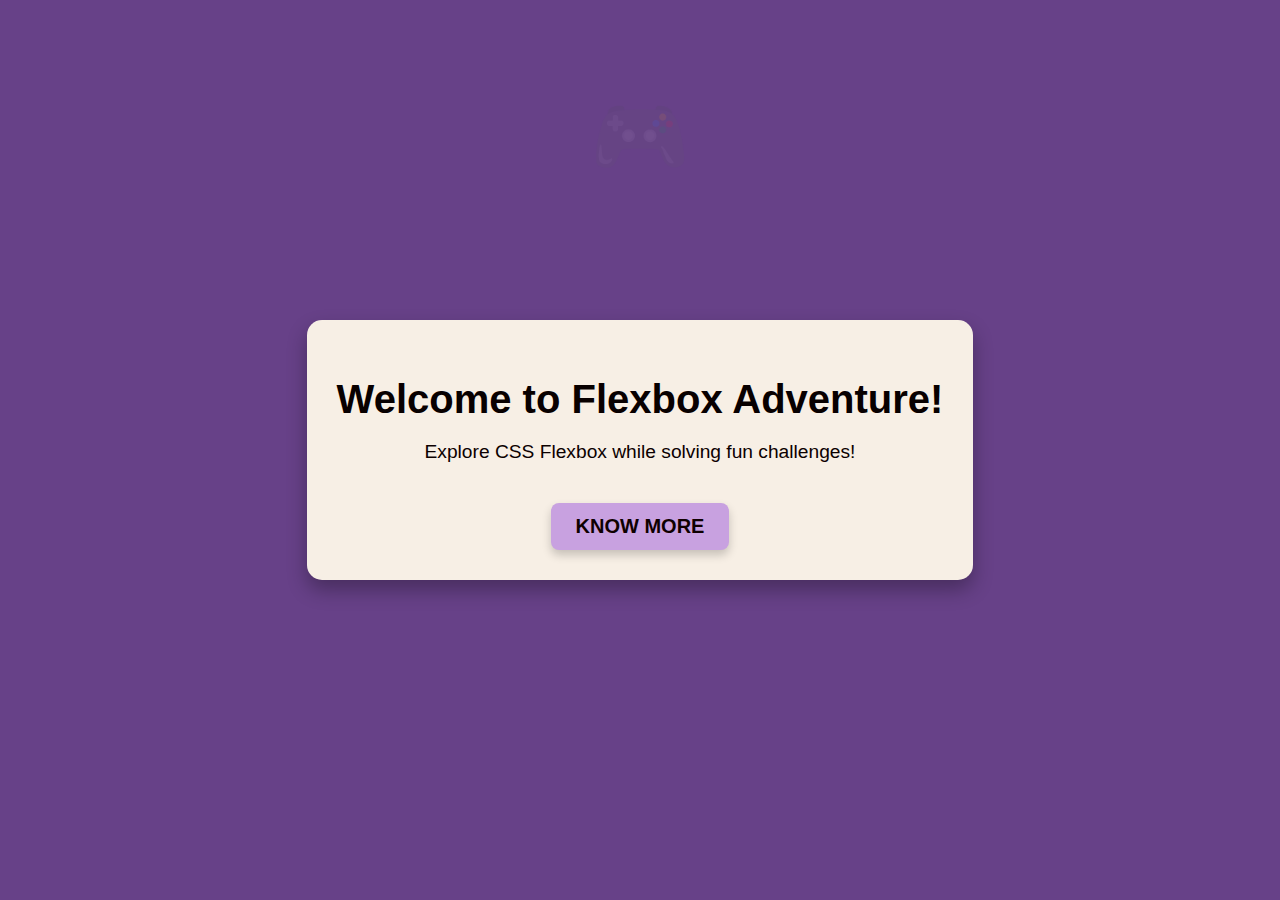
<file: index.html>
<!DOCTYPE html>
<html lang="en">
<head>
    <meta charset="UTF-8">
    <meta name="viewport" content="width=device-width, initial-scale=1.0">
    <title>Flexbox Adventure</title>
    <link rel="stylesheet" href="style.css">
</head>
<body>
    <div class="animation">🎮</div>
    <div class="container">
        <h1>Welcome to Flexbox Adventure!</h1>
        <p>Explore CSS Flexbox while solving fun challenges!</p>
        <button class="play-button" onclick="startGame()">Know more</button>
    </div>

    <script>
        function startGame() {
            window.location.href = 'flexboxprop.html';
        }
    </script>

</body>
</html>
</file>
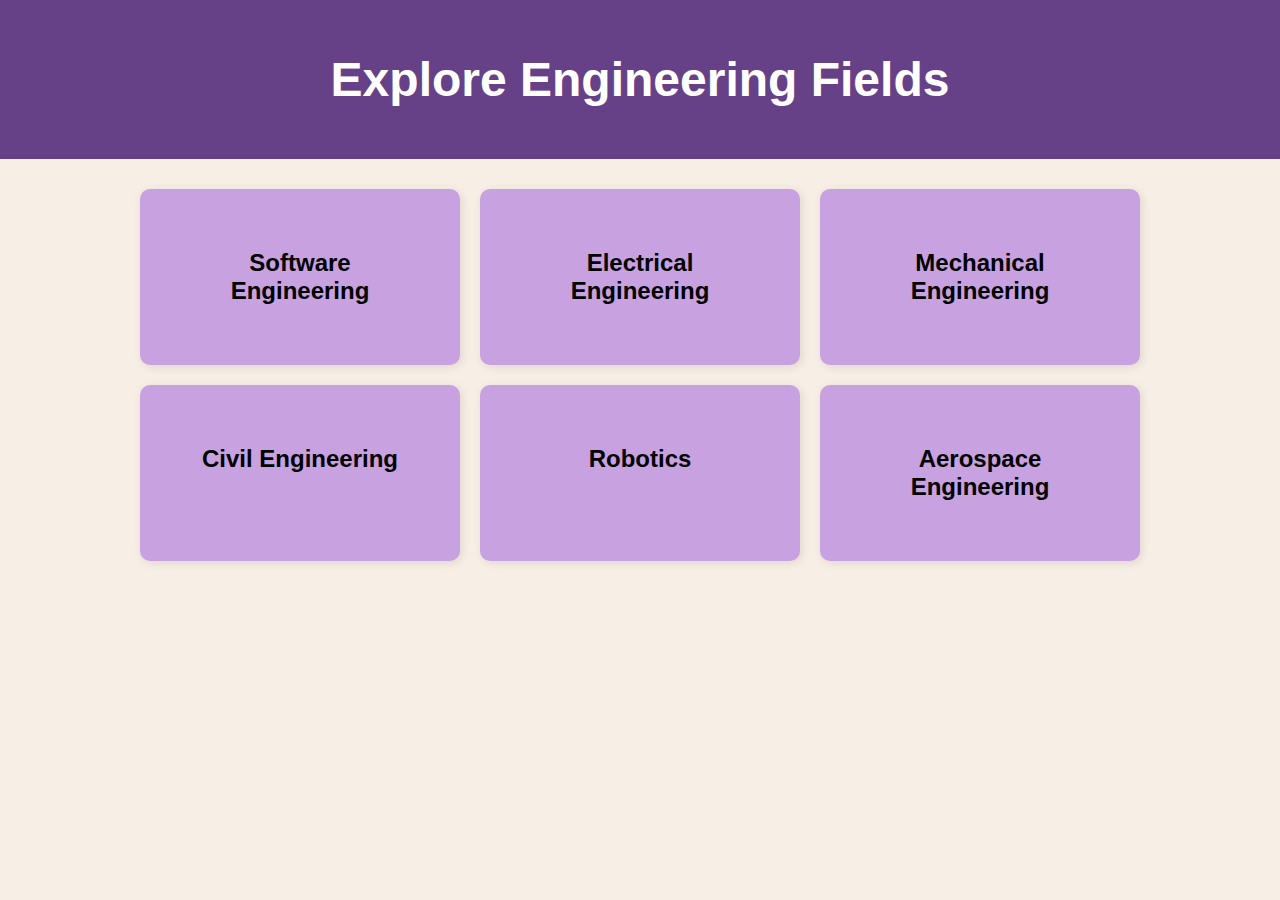
<file: engineering.html>
<!-- <!DOCTYPE html>
<html lang="en">
<head>
    <meta charset="UTF-8">
    <meta name="viewport" content="width=device-width, initial-scale=1.0">
    <title>Engineering Careers</title>
    <link rel="stylesheet" href="engineering.css">
</head>
<body>
    <header>
        <h1>Explore Engineering Fields</h1>
    </header>

    <section class="engineering-grid">
        <div class="field" onclick="navigateTo('index.html')">
            <h2>Software Engineering</h2>
        </div>
        <div class="field" onclick="navigateTo('electrical.html')">
            <h2>Electrical Engineering</h2>
        </div>
        <div class="field" onclick="navigateTo('mechanical.html')">
            <h2>Mechanical Engineering</h2>
        </div>
        <div class="field" onclick="navigateTo('civil.html')">
            <h2>Civil Engineering</h2>
        </div>
        <div class="field" onclick="navigateTo('robotics.html')">
            <h2>Robotics</h2>
        </div>
        <div class="field" onclick="navigateTo('aerospace.html')">
            <h2>Aerospace Engineering</h2>
        </div>
    </section>

    <script>
        function navigateTo(page) {
            window.location.href = page;
        }
    </script>
</body>
</html> -->

<!DOCTYPE html>
<html lang="en">
<head>
    <meta charset="UTF-8">
    <meta name="viewport" content="width=device-width, initial-scale=1.0">
    <title>Engineering Careers</title>
    <link rel="stylesheet" href="engineering.css">
    <script defer src="engineering.js"></script> <!-- External JavaScript file -->
</head>
<body>
    <header>
        <h1>Explore Engineering Fields</h1>
    </header>

    <section class="engineering-grid">
        <div class="field" data-page="index.html">
            <h2>Software Engineering</h2>
        </div>
        <div class="field" data-page="electrical.html">
            <h2>Electrical Engineering</h2>
        </div>
        <div class="field" data-page="mechanical.html">
            <h2>Mechanical Engineering</h2>
        </div>
        <div class="field" data-page="civil.html">
            <h2>Civil Engineering</h2>
        </div>
        <div class="field" data-page="robotics.html">
            <h2>Robotics</h2>
        </div>
        <div class="field" data-page="aerospace.html">
            <h2>Aerospace Engineering</h2>
        </div>
    </section>
</body>
</html>
</file>
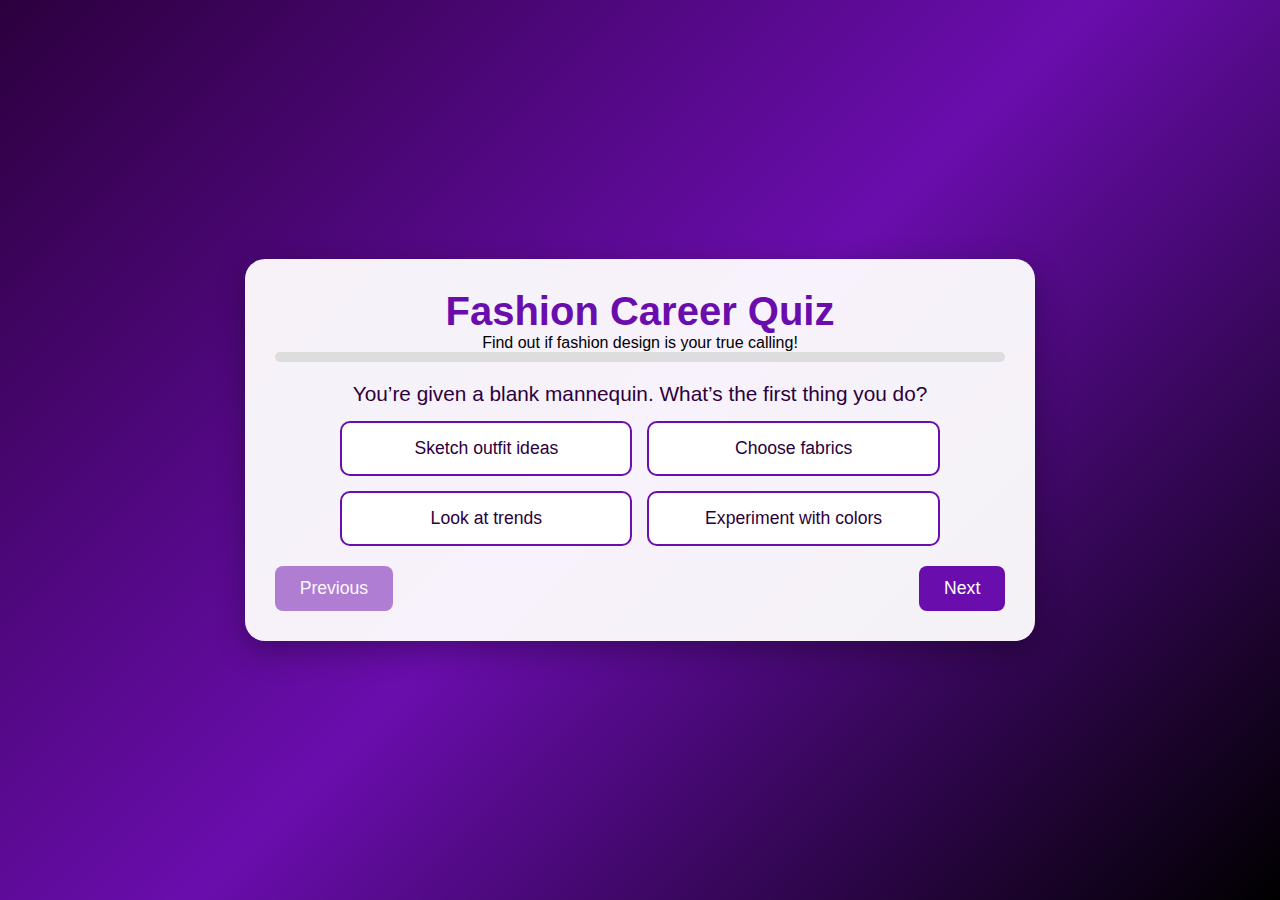
<file: fd.html>
<!DOCTYPE html>
<html lang="en">
<head>
    <meta charset="UTF-8">
    <meta name="viewport" content="width=device-width, initial-scale=1.0">
    <title>Fashion Career Quiz</title>
    <style>
        * {
            box-sizing: border-box;
            margin: 0;
            padding: 0;
            font-family: 'Segoe UI', Tahoma, Geneva, Verdana, sans-serif;
        }

        body {
            background: linear-gradient(135deg, #2c003e 0%, #6a0dad 50%, #000000 100%);
            min-height: 100vh;
            padding: 20px;
            display: flex;
            justify-content: center;
            align-items: center;
        }

        .container {
            max-width: 800px;
            background: rgba(255, 255, 255, 0.95);
            padding: 30px;
            border-radius: 20px;
            box-shadow: 0 10px 30px rgba(0,0,0,0.3);
            text-align: center;
        }

        .header h1 {
            font-size: 2.5em;
            color: #6a0dad;
        }

        .question-container {
            margin-top: 20px;
        }

        .question {
            font-size: 1.3em;
            color: #2c003e;
            margin-bottom: 15px;
        }

        .options {
            display: flex;
            flex-wrap: wrap;
            justify-content: center;
            gap: 15px;
        }

        .option {
            padding: 15px;
            border: 2px solid #6a0dad;
            border-radius: 10px;
            cursor: pointer;
            transition: all 0.3s ease;
            font-size: 1.1em;
            background: white;
            min-width: 40%;
            text-align: center;
            color: #2c003e;
        }

        .option:hover, .option.selected {
            background: #6a0dad;
            color: white;
        }

        .progress {
            height: 10px;
            background: #ddd;
            border-radius: 5px;
            overflow: hidden;
            margin-bottom: 20px;
        }

        .progress-bar {
            height: 100%;
            width: 0%;
            background: #6a0dad;
            transition: width 0.5s ease;
        }

        .nav-buttons {
            display: flex;
            justify-content: space-between;
            margin-top: 20px;
        }

        .btn {
            padding: 12px 25px;
            border: none;
            border-radius: 8px;
            cursor: pointer;
            font-size: 1.1em;
            background: #6a0dad;
            color: white;
        }

        .btn:disabled {
            opacity: 0.5;
            cursor: not-allowed;
        }

        .result {
            font-size: 1.5em;
            color: #2c003e;
            margin-top: 20px;
        }
    </style>
</head>
<body>
    <div class="container">
        <div class="header">
            <h1>Fashion Career Quiz</h1>
            <p>Find out if fashion design is your true calling!</p>
        </div>

        <div class="progress">
            <div id="progressBar" class="progress-bar"></div>
        </div>

        <div id="quizContainer" class="question-container"></div>
        <div id="result" class="result"></div>

        <div class="nav-buttons">
            <button id="prevBtn" class="btn" onclick="previousQuestion()">Previous</button>
            <button id="nextBtn" class="btn" onclick="nextQuestion()">Next</button>
        </div>
    </div>

    <script>
        const questions = [
            { question: "You’re given a blank mannequin. What’s the first thing you do?", options: ["Sketch outfit ideas", "Choose fabrics", "Look at trends", "Experiment with colors"] },
            { question: "Which fashion capital inspires you the most?", options: ["Paris", "Milan", "New York", "Tokyo"] },
            { question: "You see a poorly styled outfit on the street. What’s your reaction?", options: ["Mentally redesign it", "Analyze its mistakes", "Take inspiration", "Ignore it"] },
            { question: "A client wants a futuristic look. What’s your main focus?", options: ["Fabric technology", "Unique silhouettes", "Metallic finishes", "LED elements"] },
            { question: "Your best friend needs an outfit for a party. You…", options: ["Make something from scratch", "Give styling advice", "Lend a trendy piece", "Suggest a classic look"] }
        ];

        let currentQuestion = 0;
        let score = 0;

        function showQuestion() {
            document.getElementById('quizContainer').innerHTML = `<div class="question">${questions[currentQuestion].question}</div>
            <div class="options">
                ${questions[currentQuestion].options.map((option, index) => `<div class="option" onclick="selectOption(${index})">${option}</div>`).join('')}
            </div>`;
            document.getElementById('prevBtn').disabled = currentQuestion === 0;
        }

        function selectOption(index) {
            score += index === 0 ? 10 : 5;
            nextQuestion();
        }

        function nextQuestion() {
            if (currentQuestion < questions.length - 1) {
                currentQuestion++;
                showQuestion();
            } else {
                showResult();
            }
        }

        function previousQuestion() {
            if (currentQuestion > 0) {
                currentQuestion--;
                showQuestion();
            }
        }

        function showResult() {
            document.getElementById('quizContainer').innerHTML = '';
            let percentage = (score / (questions.length * 10)) * 100;
            let resultText = percentage >= 70 ? `🎨 You scored ${percentage.toFixed(2)}%! You have a strong sense of style and creativity! Fashion design is your calling!` : `🤔 You scored ${percentage.toFixed(2)}%. Maybe fashion design isn't your main strength, but you have creative potential!`;
            document.getElementById('result').innerHTML = resultText;
        }

        showQuestion();
    </script>
</body>
</html>
</file>
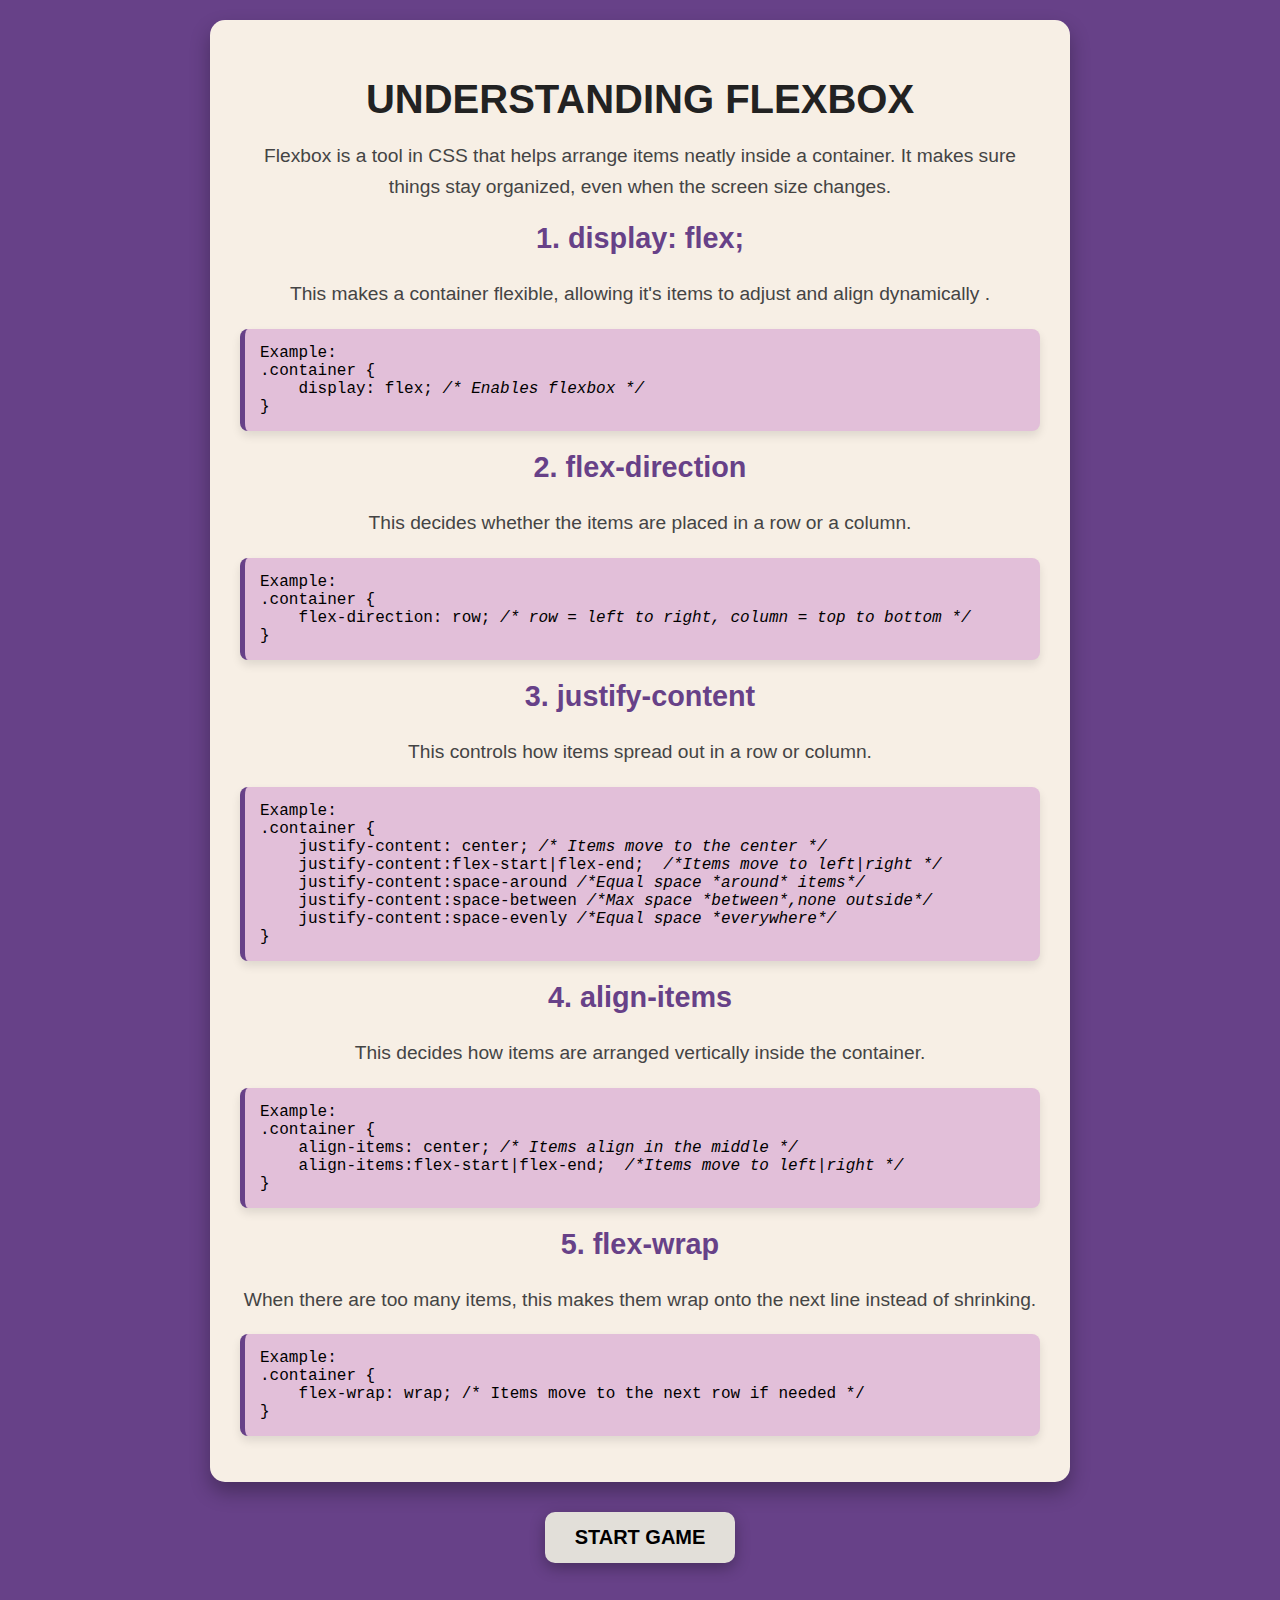
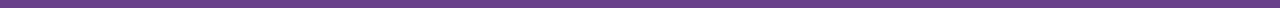
<file: flexboxprop.html>
<!-- <!DOCTYPE html>
<html lang="en">
<head>
    <meta charset="UTF-8">
    <meta name="viewport" content="width=device-width, initial-scale=1.0">
    <title>Flexbox Basics</title>
    <link rel="stylesheet" href="style2.css">
</head>
<body>
    <div class="container">
        <h1>Flexbox Basics</h1>
        <p>Learn the core properties of CSS Flexbox.</p>
        <div class="definitions">
            <div class="definition">
                <h2>display: flex;</h2>
                <p>Defines a flex container and enables flexbox properties.</p>
            </div>
            <div class="definition">
                <h2>justify-content</h2>
                <p>Aligns flex items along the main axis (horizontal by default).</p>
            </div>
            <div class="definition">
                <h2>align-items</h2>
                <p>Aligns flex items along the cross axis (vertical by default).</p>
            </div>
            <div class="definition">
                <h2>flex-direction</h2>
                <p>Defines the direction of flex items (row, column, etc.).</p>
            </div>
        </div>
        <button class="next-button" onclick="goToGame()">Start Game</button>
    </div>

    <script>
        function goToGame() {
            window.location.href = 'game.html';
        }
    </script>
</body>
</html> -->

<!-- <!DOCTYPE html>
<html lang="en">
<head>
    <meta charset="UTF-8">
    <meta name="viewport" content="width=device-width, initial-scale=1.0">
    <title>Flexbox Basics</title>
    <link rel="stylesheet" href="style2.css">
</head>
<body>
    <div class="container">
        <h1>Flexbox Basics</h1>
        <p>CSS Flexbox is a layout model that allows elements to align and distribute space efficiently within a container, even when their sizes are unknown or dynamic.</p>
        
        <h2>1. display: flex;</h2>
        <p>Turns an element into a flex container, enabling all flexbox properties for its child elements.</p>
        <pre>Example:
.container {
    display: flex;
}</pre>
        
        <h2>2. flex-direction</h2>
        <p>Defines the direction of flex items within the container.</p>
        <pre>Example:
.container {
    flex-direction: row; /* row | column | row-reverse | column-reverse */
}</pre>
        
        <h2>3. justify-content</h2>
        <p>Aligns items along the main axis.</p>
        <pre>Example:
.container {
    justify-content: center; /* flex-start | flex-end | center | space-between | space-around | space-evenly */
}</pre>
        
        <h2>4. align-items</h2>
        <p>Aligns items along the cross axis.</p>
        <pre>Example:
.container {
    align-items: center; /* flex-start | flex-end | center | baseline | stretch */
}</pre>
        
        <h2>5. flex-wrap</h2>
        <p>Specifies whether flex items should wrap onto multiple lines.</p>
        <pre>Example:
.container {
    flex-wrap: wrap; /* nowrap | wrap | wrap-reverse */
}</pre>
    </div>
</body>
</html> -->

<!DOCTYPE html>
<html lang="en">
<head>
    <meta charset="UTF-8">
    <meta name="viewport" content="width=device-width, initial-scale=1.0">
    <title>Flexbox Basics</title>
    <link rel="stylesheet" href="style2.css">
</head>
<body>
    <div class="container">
        <h1>Understanding Flexbox</h1>
        <p>Flexbox is a tool in CSS that helps arrange items neatly inside a container. It makes sure things stay organized, even when the screen size changes.</p>
        
        <h2>1. display: flex;</h2>
        <p>This makes a container flexible, allowing it's items to adjust and align dynamically .</p>
        <pre>Example:
.container {
    display: flex; <i>/* Enables flexbox */</i>
}</pre>
        
        <h2>2. flex-direction</h2>
        <p>This decides whether the items are placed in a row or a column.</p>
        <pre>Example:
.container {
    flex-direction: row; <i>/* row = left to right, column = top to bottom */</i>
}</pre>
        
        <h2>3. justify-content</h2>
        <p>This controls how items spread out in a row or column.</p>
        <pre>Example:
.container {
    justify-content: center; <i>/* Items move to the center */</i>
    justify-content:flex-start|flex-end; <i> /*Items move to left|right */</i>
    justify-content:space-around <i>/*Equal space *around* items*/</i>
    justify-content:space-between <i>/*Max space *between*,none outside*/</i>
    justify-content:space-evenly <i>/*Equal space *everywhere*/</i>
}</pre>
        
        <h2>4. align-items</h2>
        <p>This decides how items are arranged vertically inside the container.</p>
        <pre>Example:
.container {
    align-items: center; <i>/* Items align in the middle */</i>
    align-items:flex-start|flex-end; <i> /*Items move to left|right */</i>
}</pre>
        
        <h2>5. flex-wrap</h2>
        <p>When there are too many items, this makes them wrap onto the next line instead of shrinking.</p>
        <pre>Example:
.container {
    flex-wrap: wrap; /* Items move to the next row if needed */
}</pre>
    </div>
    <button class="next-button" onclick="goToGame()">Start Game</button>
    <script>
        function goToGame() {
            window.location.href = "game1.html";
        }
    </script>
</body>
</html>
</file>
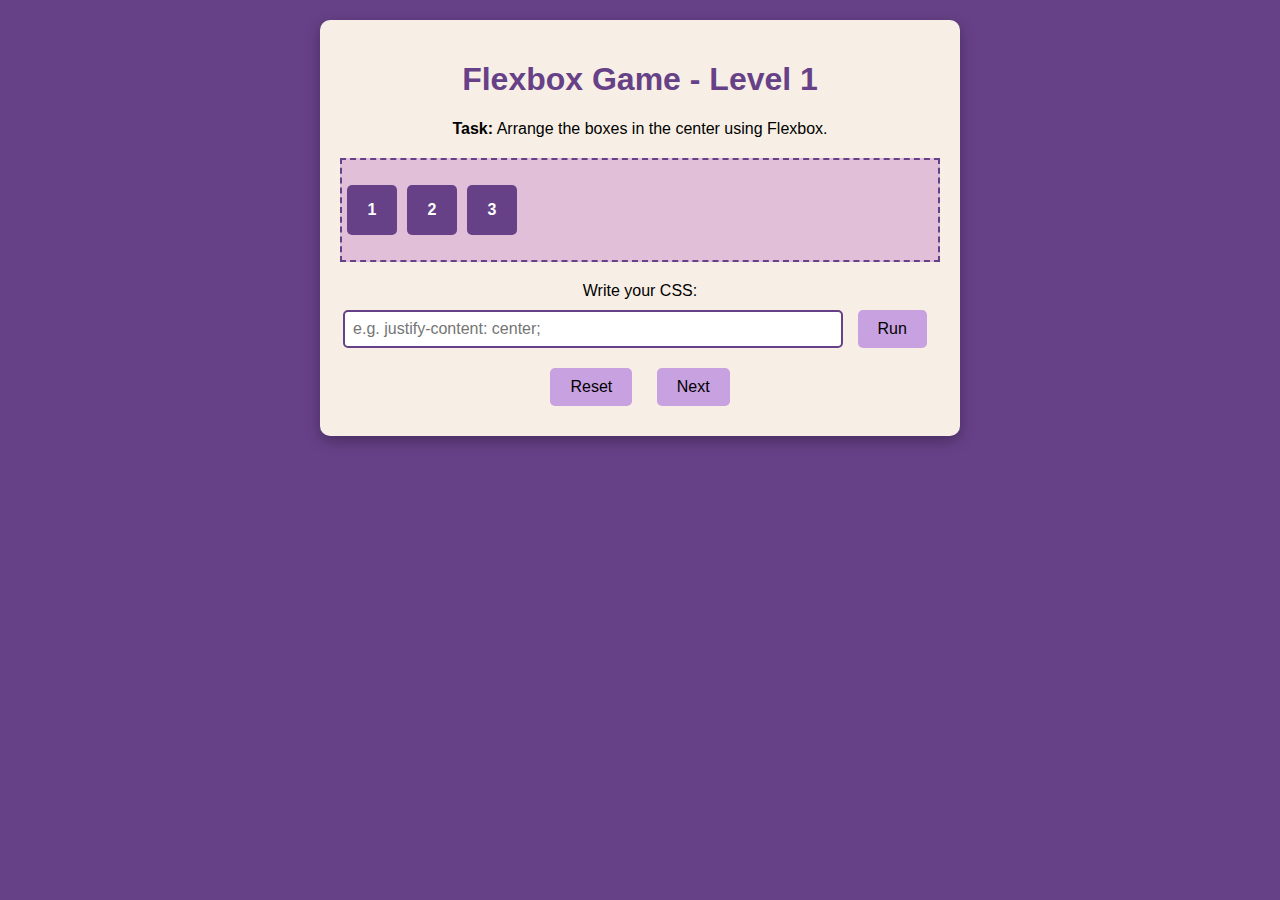
<file: game1.html>
<!DOCTYPE html>
<html lang="en">
<head>
    <meta charset="UTF-8">
    <meta name="viewport" content="width=device-width, initial-scale=1.0">
    <title>Flexbox Game - Level 1</title>
    <link rel="stylesheet" href="game1.css">
</head>
<body>
    <div class="container">
        <h1>Flexbox Game - Level 1</h1>
        <p><strong>Task:</strong> Arrange the boxes in the center using Flexbox.</p>
        
        <div class="playground">
            <div class="box">1</div>
            <div class="box">2</div>
            <div class="box">3</div>
        </div>

        <label for="codeInput">Write your CSS:</label>
        <input type="text" id="codeInput" placeholder="e.g. justify-content: center;">
        
        <button onclick="applyCSS()">Run</button>
        <button onclick="resetCSS()">Reset</button>
        <!-- <button class="next-button" onclick="nextLevel()">Next</button> -->
        <button class="next-button" onclick="validateAndProceed('game2.html')">Next</button>

    </div>

    <script>
        function applyCSS() {
            let code = document.getElementById("codeInput").value;
            document.querySelector(".playground").style = code;
        }

        function resetCSS() {
            document.querySelector(".playground").style = "";
            document.getElementById("codeInput").value = "";
        }
        function nextLevel() {
            window.location.href = "game2.html"; // Next level
        }
        function validateAndProceed(nextPage) {
        let codeInput = document.getElementById("codeInput").value.trim();

            if (codeInput === "") {
                alert("Please enter your CSS code before moving to the next level!");
            } else if (codeInput !== "justify-content:center;") {
                alert("Incorrect CSS! Try again.")
            }else{    
    
                window.location.href = nextPage;
            }
        }

        
    </script>
</body>
</html>
</file>
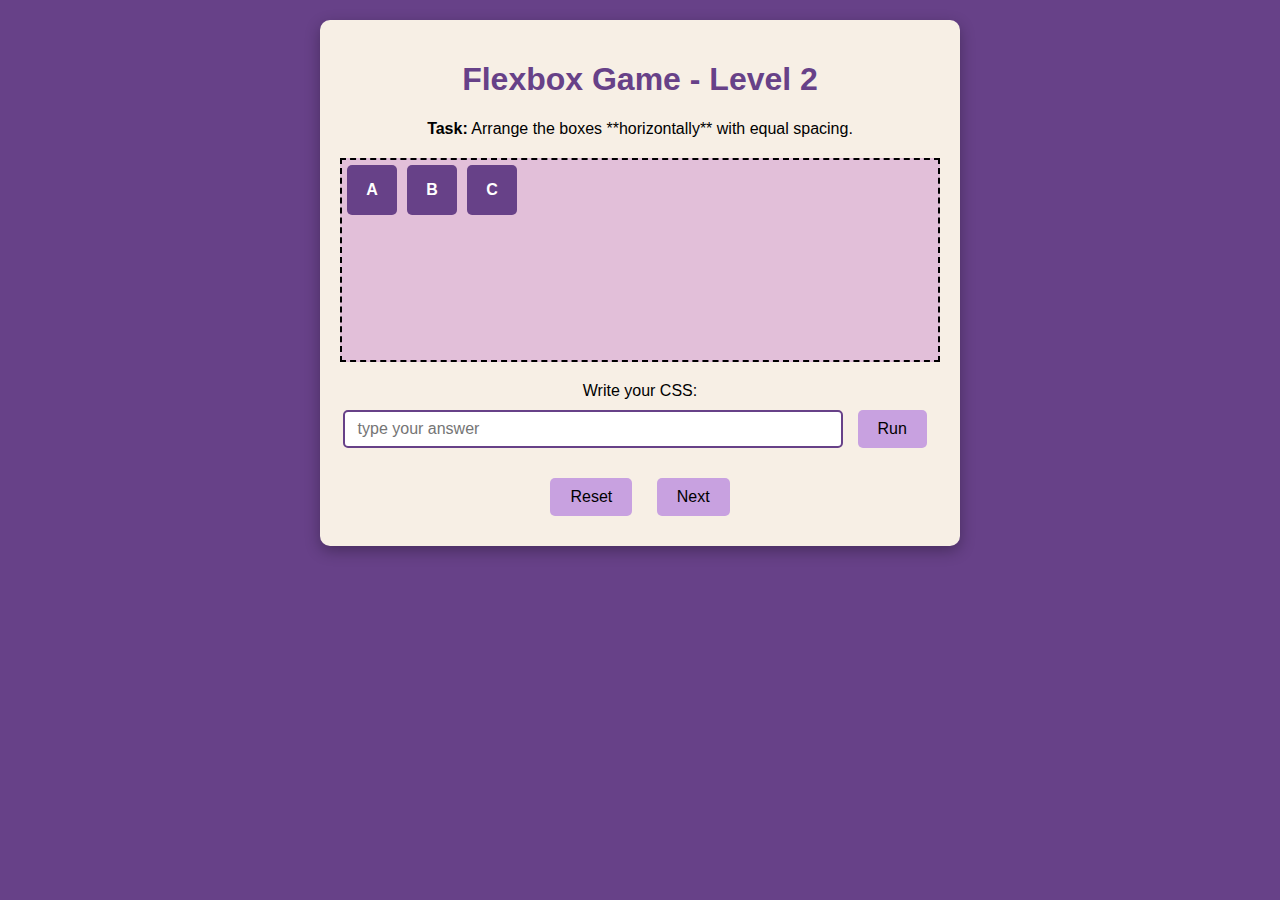
<file: game2.html>
<!DOCTYPE html>
<html lang="en">
<head>
    <meta charset="UTF-8">
    <meta name="viewport" content="width=device-width, initial-scale=1.0">
    <title>Flexbox Game - Level 2</title>
    <link rel="stylesheet" href="game2.css">
</head>
<body>
    <div class="container">
        <h1>Flexbox Game - Level 2</h1>
        <p><strong>Task:</strong> Arrange the boxes **horizontally** with equal spacing.</p>
        
        <div class="playground">
            <div class="box">A</div>
            <div class="box">B</div>
            <div class="box">C</div>
        </div>

        <label for="codeInput">Write your CSS:</label>
        <input type="text" id="codeInput" placeholder=" type your answer ">
        
        <button onclick="applyCSS()">Run</button>
        <button onclick="resetCSS()">Reset</button>

        <!-- <button class="next-button" onclick="nextLevel()">Next</button> -->
        <button class="next-button" onclick="validateAndProceed('game3.html')">Next</button>

    </div>

    <script>
        function applyCSS() {
            let code = document.getElementById("codeInput").value;
            document.querySelector(".playground").style = code;
        }

        function resetCSS() {
            document.querySelector(".playground").style = "";
            document.getElementById("codeInput").value = "";
        }

        function nextLevel() {
            window.location.href = "game3.html"; // Next level
        }
        function validateAndProceed(nextPage) {
        let codeInput = document.getElementById("codeInput").value.trim();

            if (codeInput === "") {
                alert("Please enter your CSS code before moving to the next level!");
            }else if (codeInput !== "justify-content:space-around;") {
                alert("Incorrect CSS! Try again.")
            }else {
                window.location.href = nextPage;
            }
        }
    </script>
</body>
</html>
</file>
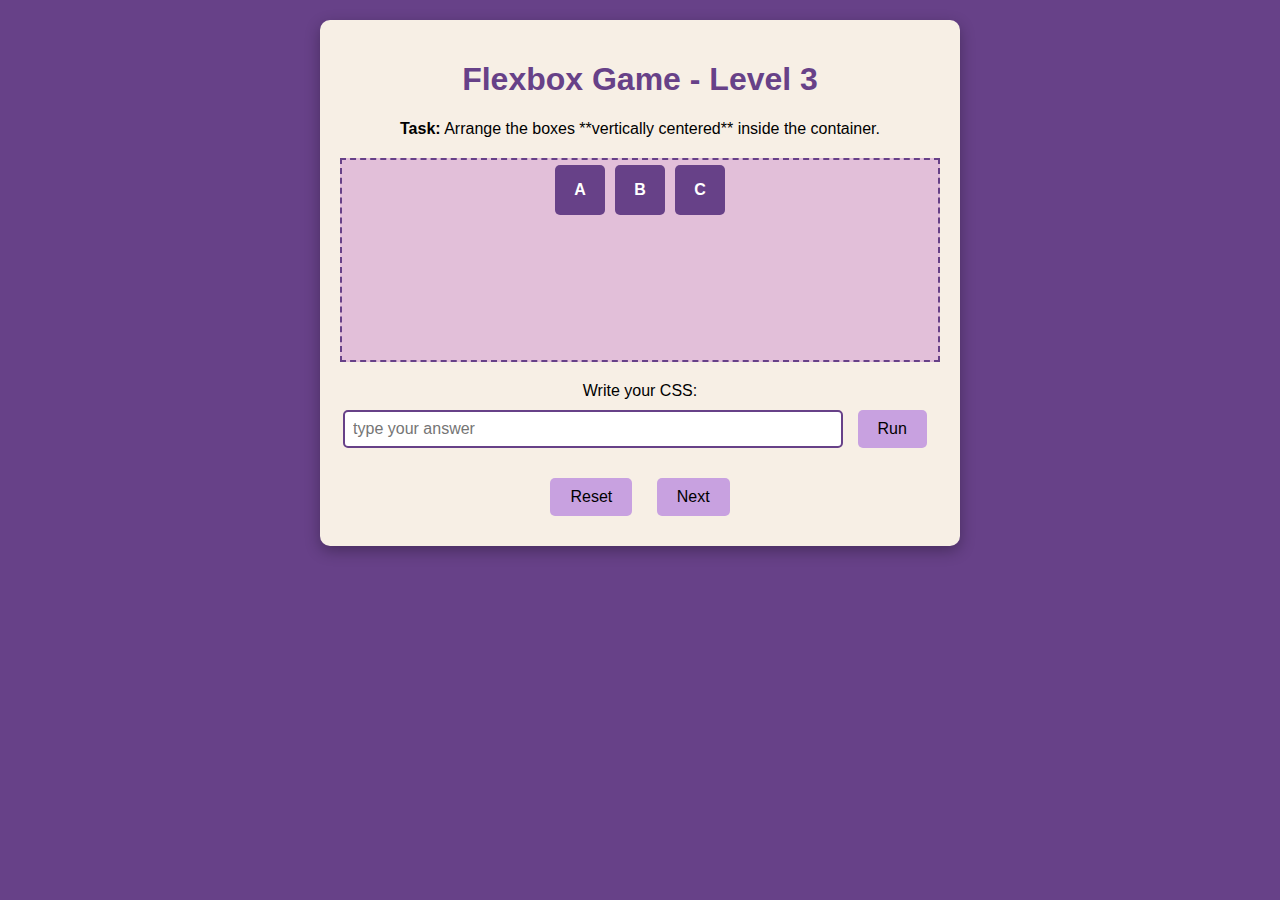
<file: game3.html>
<!DOCTYPE html>
<html lang="en">
<head>
    <meta charset="UTF-8">
    <meta name="viewport" content="width=device-width, initial-scale=1.0">
    <title>Flexbox Game - Level 3</title>
    <link rel="stylesheet" href="game3.css">
</head>
<body>
    <div class="container">
        <h1>Flexbox Game - Level 3</h1>
        <p><strong>Task:</strong> Arrange the boxes **vertically centered** inside the container.</p>
        
        <div class="playground">
            <div class="box">A</div>
            <div class="box">B</div>
            <div class="box">C</div>
        </div>

        <label for="codeInput">Write your CSS:</label>
        <input type="text" id="codeInput" placeholder="type your answer">
        
        <button onclick="applyCSS()">Run</button>
        <button onclick="resetCSS()">Reset</button>

        <!-- <button class="next-button" onclick="nextLevel()">Next</button> -->
        <button class="next-button" onclick="validateAndProceed('game4.html')">Next</button>

    </div>

    <script>
        function applyCSS() {
            let code = document.getElementById("codeInput").value;
            document.querySelector(".playground").style = code;
        }

        function resetCSS() {
            document.querySelector(".playground").style = "";
            document.getElementById("codeInput").value = "";
        }

        function nextLevel() {
            window.location.href = "game4.html"; // Moves to Level 4
        }
        function validateAndProceed(nextPage) {
        let codeInput = document.getElementById("codeInput").value.trim();

            if (codeInput === "") {
                alert("Please enter your CSS code before moving to the next level!");
            }else if (codeInput !== "align-items:center;") {
                alert("Incorrect CSS! Try again.")
            }else {
                window.location.href = nextPage;
            }
        }
    </script>
</body>
</html>
</file>
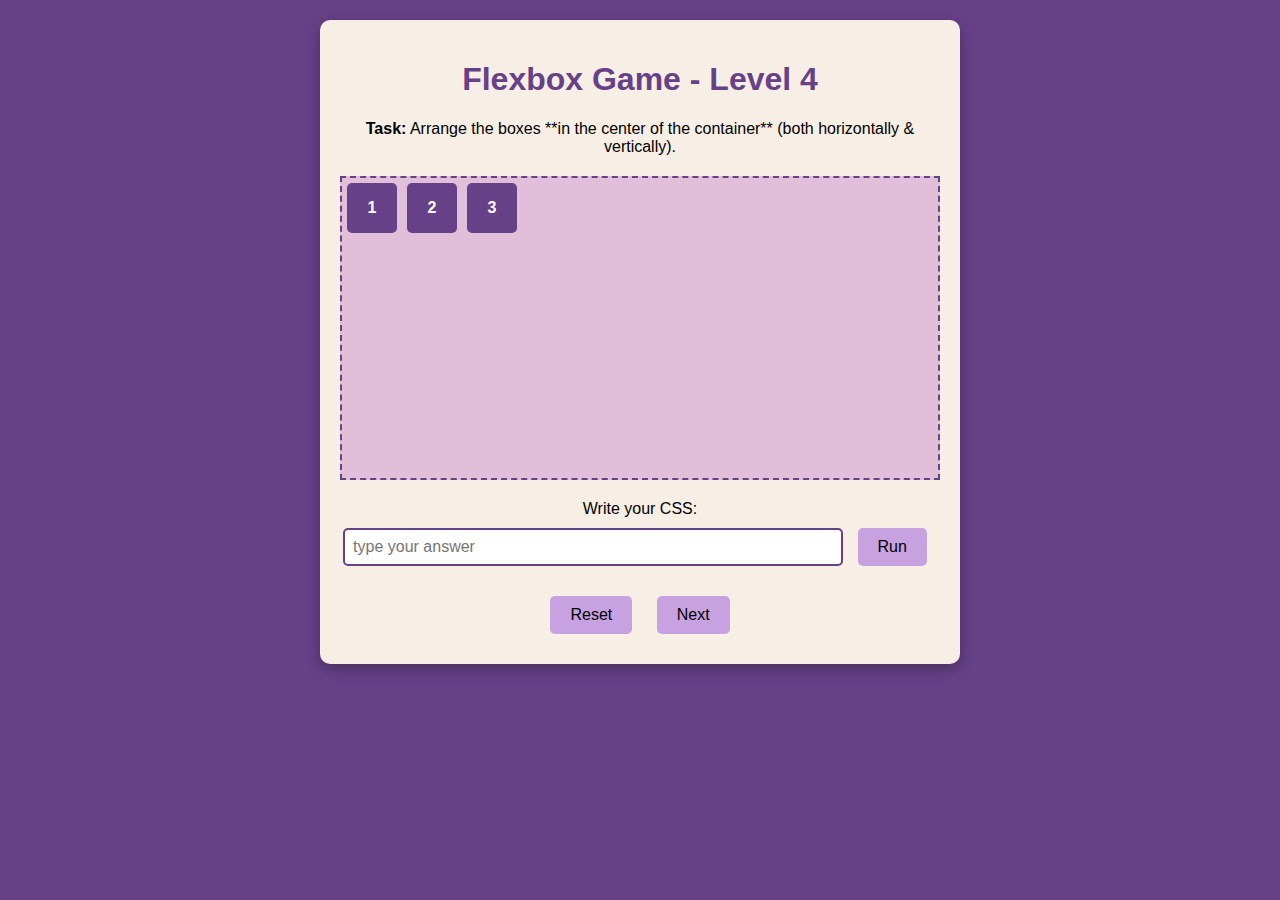
<file: game4.html>
<!DOCTYPE html>
<html lang="en">
<head>
    <meta charset="UTF-8">
    <meta name="viewport" content="width=device-width, initial-scale=1.0">
    <title>Flexbox Game - Level 4</title>
    <link rel="stylesheet" href="game4.css">
</head>
<body>
    <div class="container">
        <h1>Flexbox Game - Level 4</h1>
        <p><strong>Task:</strong> Arrange the boxes **in the center of the container** (both horizontally & vertically).</p>
        
        <div class="playground">
            <div class="box">1</div>
            <div class="box">2</div>
            <div class="box">3</div>
        </div>

        <label for="codeInput">Write your CSS:</label>
        <input type="text" id="codeInput" placeholder="type your answer">
        
        <button onclick="applyCSS()">Run</button>
        <button onclick="resetCSS()">Reset</button>

        <!-- <button class="next-button" onclick="nextLevel()">Next</button> -->
        <button class="next-button" onclick="validateAndProceed('game5.html')">Next</button>

    </div>

    <script>
        function applyCSS() {
            let code = document.getElementById("codeInput").value;
            document.querySelector(".playground").style = code;
        }

        function resetCSS() {
            document.querySelector(".playground").style = "";
            document.getElementById("codeInput").value = "";
        }

        function nextLevel() {
            window.location.href = "game5.html"; // Moves to Level 5
        }
        function validateAndProceed(nextPage) {
        let codeInput = document.getElementById("codeInput").value.trim();

            if (codeInput === "") {
                alert("Please enter your CSS code before moving to the next level!");
            }else if (codeInput !== "justify-content:center;align-items:center;") {
                alert("Incorrect CSS! Try again.")
            }else {
                window.location.href = nextPage;
            }
        }
    </script>
</body>
</html>
</file>
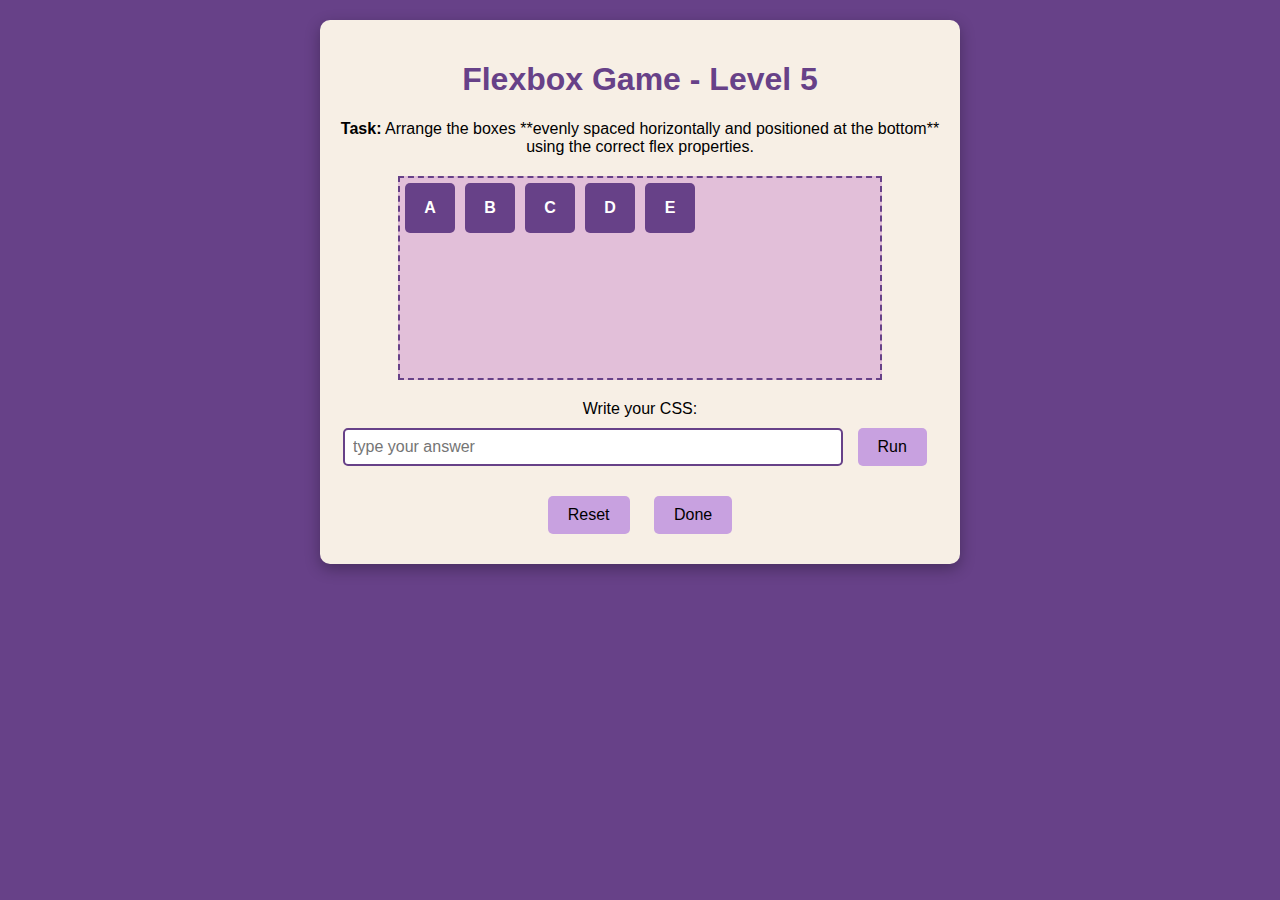
<file: game5.html>
<!DOCTYPE html>
<html lang="en">
<head>
    <meta charset="UTF-8">
    <meta name="viewport" content="width=device-width, initial-scale=1.0">
    <title>Flexbox Game - Level 5</title>
    <link rel="stylesheet" href="game5.css">
</head>
<body>
    <div class="container">
        <h1>Flexbox Game - Level 5</h1>
        <p><strong>Task:</strong> Arrange the boxes **evenly spaced horizontally and positioned at the bottom** using the correct flex properties.</p>
        
        <div class="playground">
            <div class="box">A</div>
            <div class="box">B</div>
            <div class="box">C</div>
            <div class="box">D</div>
            <div class="box">E</div>
        </div>

        <label for="codeInput">Write your CSS:</label>
        <input type="text" id="codeInput" placeholder="type your answer">
        
        <button onclick="applyCSS()">Run</button>
        <button onclick="resetCSS()">Reset</button>

        <!-- <button class="done-button" onclick="finishGame()">Done</button> -->
        <button class="done-button" onclick="validateAndProceed('completion.html')">Done</button>

    </div>

    <script>
        function applyCSS() {
            let code = document.getElementById("codeInput").value;
            document.querySelector(".playground").style = code;
        }

        function resetCSS() {
            document.querySelector(".playground").style = "";
            document.getElementById("codeInput").value = "";
        }

        function finishGame() {
            window.location.href = "completion.html"; // Moves to final completion page
        }
        function validateAndProceed(nextPage) {
        let codeInput = document.getElementById("codeInput").value.trim();

            if (codeInput === "") {
                alert("Please enter your CSS code before moving to the next level!");
            }else if (codeInput !== "justify-content:space-evenly;align-items:flex-end;") {
                alert("Incorrect CSS! Try again.")
            }else {
                window.location.href = nextPage;
            }
        }
    </script>
</body>
</html>
</file>
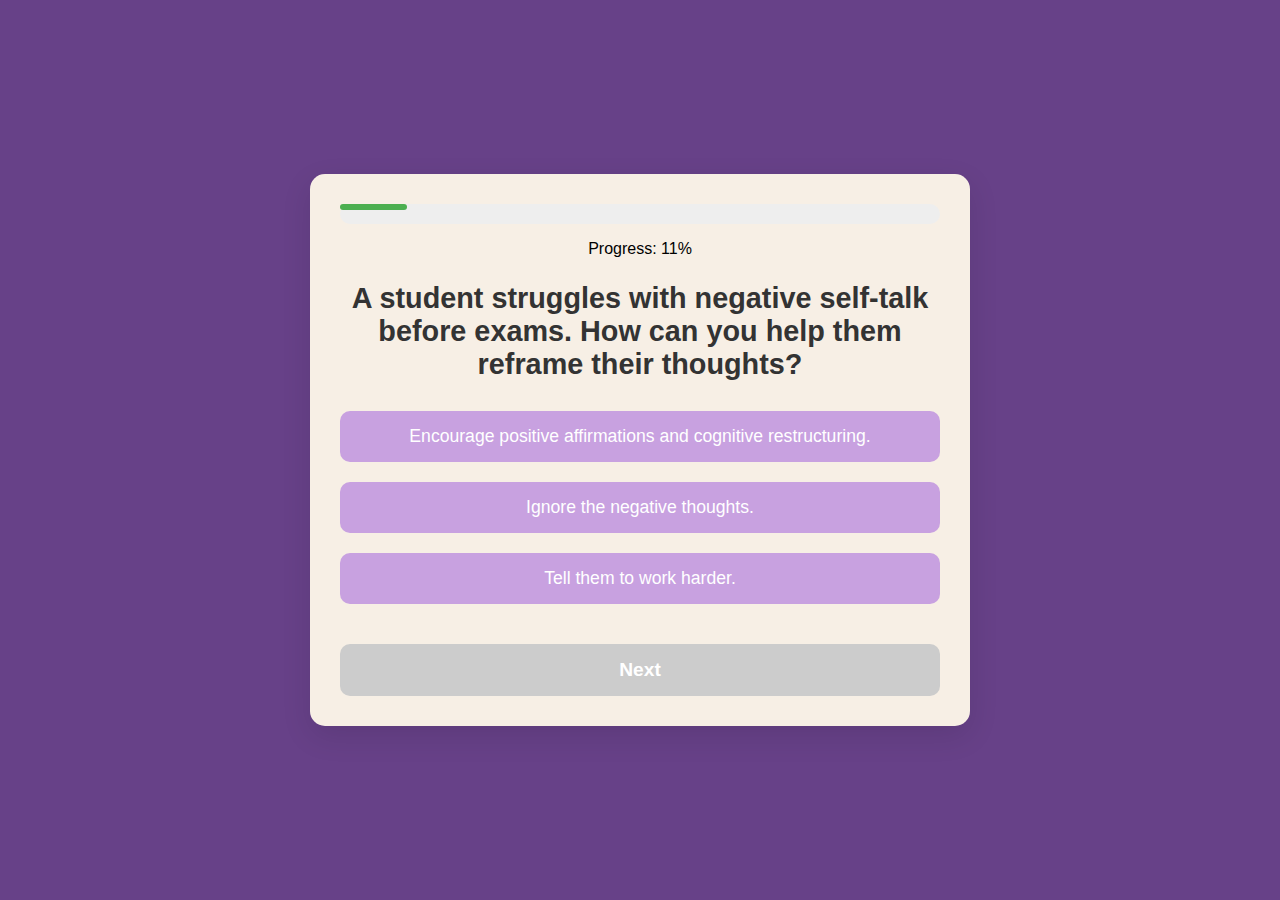
<file: psych.html>
<!DOCTYPE html> 
<html lang="en">
<head>
    <meta charset="UTF-8">
    <meta name="viewport" content="width=device-width, initial-scale=1.0">
    <title>Quiz</title>
    <!-- Link to external CSS file -->
    <link rel="stylesheet" href="psych.css">
</head>
<body>
    <div class="quiz-container">

        <div id="progress-container" style="width: 100%; background: #eee; height: 20px; border-radius: 10px; margin-bottom: 10px;">
            <div id="progress-bar" style="width: 0%; height: 30%; background: #4caf50; border-radius: 10px;"></div>
        </div>
        <p id="progress-text">Progress: 0%</p>
        

       

        <h2 id="question-text"></h2>
        <div id="options"></div>
        <button id="next-button" onclick="nextQuestion()" disabled>Next</button>
    </div>

    <script src="psych.js"></script>
</body>
</html>
</file>
<file: style.css>
body {
    margin: 0;
    font-family: 'Poppins', sans-serif;
    display: flex;
    flex-direction: column;
    align-items: center;
    justify-content: center;
    height: 100vh;
    background-color:#674188;
    text-align: center;
    overflow: hidden;
}

.container {
    max-width: 650px;
    padding: 30px;
    background: #F7EFE5;
    border-radius: 15px;
    box-shadow: 0px 10px 20px rgba(0, 0, 0, 0.3);
    text-align: center;
}

h1 {
    color: #080000;
    font-size: 2.5rem;
    margin-bottom: 10px;
}

p {
    color: #0c0000;
    font-size: 1.2rem;
}

.play-button {
    display: inline-block;
    padding: 12px 25px;
    margin-top: 20px;
    font-size: 20px;
    color: rgb(15, 0, 0);
    background: #C8A1E0;
    border: none;
    border-radius: 8px;
    cursor: pointer;
    transition: 0.3s;
    text-transform: uppercase;
    font-weight: bold;
    box-shadow: 0px 5px 10px rgba(0, 0, 0, 0.2);
}

.play-button:hover {
    background: #E2BFD9;
    transform: scale(1.05);
}

.animation {
    position: absolute;
    top: 10%;
    left: 50%;
    transform: translateX(-50%);
    font-size: 80px;
    opacity: 0.1;
}
</file>
<file: engineering.css>
body {
    font-family: Arial, sans-serif;
    margin: 0;
    padding: 0;
    text-align: center;
    background:#F7EFE5;
}

header {
    background: #674188;
    color: white;
    padding: 20px;
    font-size: 24px;
}

.engineering-grid {
    display: grid;
    grid-template-columns: repeat(auto-fit, minmax(250px, 1fr));
    gap: 20px;
    padding: 30px;
    max-width: 1000px;
    margin: auto;
}

.field {
    background: #C8A1E0;
    padding: 40px;
    border-radius: 10px;
    box-shadow: 2px 2px 10px rgba(0, 0, 0, 0.1);
    transition: transform 0.3s ease, box-shadow 0.3s ease;
    cursor: pointer;
}

.field:hover {
    transform: scale(1.05);
    box-shadow: 4px 4px 15px rgba(0, 0, 0, 0.2);
    background: #E2BFD9;
}
</file>
<file: style2.css>
/* body {
    margin: 0;
    font-family: 'Poppins', sans-serif;
    display: flex;
    flex-direction: column;
    align-items: center;
    justify-content: center;
    height: 100vh;
    background: linear-gradient(to right, #4facfe, #00f2fe);
    text-align: center;
    padding: 20px;
}

.container {
    max-width: 750px;
    padding: 40px;
    background: rgba(255, 255, 255, 0.95);
    border-radius: 20px;
    box-shadow: 0px 15px 25px rgba(0, 0, 0, 0.3);
    animation: fadeIn 1s ease-in-out;
}

@keyframes fadeIn {
    from { opacity: 0; transform: translateY(-20px); }
    to { opacity: 1; transform: translateY(0); }
}

h1 {
    color: #222;
    font-size: 2.8rem;
    margin-bottom: 15px;
}

p {
    color: #444;
    font-size: 1.3rem;
    line-height: 1.6;
}

.definitions {
    margin-top: 25px;
    display: flex;
    flex-direction: column;
    gap: 15px;
}

.definition {
    background: #ffffff;
    padding: 20px;
    border-radius: 12px;
    box-shadow: 0px 5px 15px rgba(0, 0, 0, 0.15);
    transition: transform 0.3s ease, box-shadow 0.3s ease;
}

.definition:hover {
    transform: scale(1.03);
    box-shadow: 0px 10px 20px rgba(0, 0, 0, 0.2);
}

h2 {
    color: #007bff;
    font-size: 1.8rem;
}

.next-button {
    display: inline-block;
    padding: 14px 30px;
    margin-top: 30px;
    font-size: 20px;
    color: white;
    background: #ff5733;
    border: none;
    border-radius: 10px;
    cursor: pointer;
    transition: all 0.3s ease;
    text-transform: uppercase;
    font-weight: bold;
    box-shadow: 0px 5px 15px rgba(0, 0, 0, 0.3);
}

.next-button:hover {
    background: #c70039;
    transform: scale(1.1);
    box-shadow: 0px 8px 20px rgba(0, 0, 0, 0.4);
} */

body {
    margin: 0;
    font-family: 'Poppins', sans-serif;
    display: flex;
    flex-direction: column;
    align-items: center;
    justify-content: center;
    min-height: 100vh;
    background: #674188;
    text-align: center;
    padding: 20px;
}

.container {
    max-width: 800px;
    padding: 30px;
    background: #F7EFE5;
    border-radius: 15px;
    box-shadow: 0px 10px 20px rgba(0, 0, 0, 0.3);
    animation: fadeIn 1s ease-in-out;
}

@keyframes fadeIn {
    from { opacity: 0; transform: translateY(-20px); }
    to { opacity: 1; transform: translateY(0); }
}

h1 {
    color: #222;
    font-size: 2.5rem;
    margin-bottom: 15px;
    text-transform: uppercase;
}

p {
    color: #444;
    font-size: 1.2rem;
    line-height: 1.6;
}

h2 {
    color: #674188;
    font-size: 1.8rem;
    margin-top: 20px;
}

pre {
    background: #E2BFD9;
    padding: 15px;
    border-left: 5px solid #674188;
    font-size: 1rem;
    text-align: left;
    overflow-x: auto;
    border-radius: 8px;
    box-shadow: 0px 5px 10px rgba(0, 0, 0, 0.1);
}
.next-button {
    display: inline-block;
    padding: 14px 30px;
    margin-top: 30px;
    font-size: 20px;
    color: black;
    background: #E2DFD9;
    border: none;
    border-radius: 10px;
    cursor: pointer;
    transition: all 0.3s ease;
    text-transform: uppercase;
    font-weight: bold;
    box-shadow: 0px 5px 15px rgba(0, 0, 0, 0.3);
}

.next-button:hover {
    background: #C8A1E0;
    transform: scale(1.1);
    box-shadow: 0px 8px 20px rgba(0, 0, 0, 0.4);
}
</file>
<file: game1.css>
body {
    margin: 0;
    font-family: 'Poppins', sans-serif;
    text-align: center;
    background: #674188;
    padding: 20px;
}

.container {
    max-width: 600px;
    margin: auto;
    background: #F7EFE5;
    padding: 20px;
    border-radius: 10px;
    box-shadow: 0px 5px 15px rgba(0, 0, 0, 0.3);
}

h1 {
    color: #674188;
}

.playground {
    display: flex;
    height: 100px;
    background: #E2BFD9;
    border: 2px dashed #674188;
    margin: 20px 0;
    align-items: center; /* Default state */
}

.box {
    width: 50px;
    height: 50px;
    background: #674188;
    color: white;
    display: flex;
    align-items: center;
    justify-content: center;
    font-weight: bold;
    border-radius: 5px;
    margin: 5px;
}

input {
    width: 80%;
    padding: 8px;
    margin-top: 10px;
    font-size: 16px;
    border: 2px solid#674188;
    border-radius: 5px;
}

button {
    background: #C8A1E0;
    color: black;
    border: none;
    padding: 10px 20px;
    font-size: 16px;
    margin: 10px;
    cursor: pointer;
    border-radius: 5px;
}

button:hover {
    background: #E2BFD9;
    color:black;
}
</file>
<file: game2.css>
body {
    margin: 0;
    font-family: 'Poppins', sans-serif;
    text-align: center;
    background: #674188;
    padding: 20px;
}

.container {
    max-width: 600px;
    margin: auto;
    background: #F7EFE5;
    padding: 20px;
    border-radius: 10px;
    box-shadow: 0px 5px 15px rgba(0, 0, 0, 0.3);
}

h1 {
    color: #674188;
}

.playground {
    display: flex;
    height: 200px;
    background: #E2BFD9;
    border: 2px dashed ;
    margin: 20px 0;
}

.box {
    width: 50px;
    height: 50px;
    background:#674188;
    color: white;
    display: flex;
    align-items: center;
    justify-content: center;
    font-weight: bold;
    border-radius: 5px;
    margin: 5px;
}

input {
    width: 80%;
    padding: 8px;
    margin-top: 10px;
    font-size: 16px;
    border: 2px solid #674188;
    border-radius: 5px;
}

button {
    background: #C8A1E0;
    color: black;
    border: none;
    padding: 10px 20px;
    font-size: 16px;
    margin: 10px;
    cursor: pointer;
    border-radius: 5px;
}

button:hover {
    background: #E2BFD9;
}

.next-button {
    background: #C8A1E0;
    margin-top: 20px;
}

.next-button:hover {
    background: #E2BFD9;
}
</file>
<file: game3.css>
body {
    margin: 0;
    font-family: 'Poppins', sans-serif;
    text-align: center;
    background: #674188;
    padding: 20px;
}

.container {
    max-width: 600px;
    margin: auto;
    background:#F7EFE5;
    padding: 20px;
    border-radius: 10px;
    box-shadow: 0px 5px 15px rgba(0, 0, 0, 0.3);
}

h1 {
    color: #674188;
}

.playground {
    display: flex;
    height: 200px;
    justify-content: center;
    background: #E2BFD9;
    border: 2px dashed #674188;
    margin: 20px 0;
}

.box {
    width: 50px;
    height: 50px;
    background: #674188;
    color: white;
    display: flex;
    align-items: center;
    justify-content: center;
    font-weight: bold;
    border-radius: 5px;
    margin: 5px;
}

input {
    width: 80%;
    padding: 8px;
    margin-top: 10px;
    font-size: 16px;
    border: 2px solid #674188;
    border-radius: 5px;
}

button {
    background: #C8A1E0;
    color: black;
    border: none;
    padding: 10px 20px;
    font-size: 16px;
    margin: 10px;
    cursor: pointer;
    border-radius: 5px;
}

button:hover {
    background: #E2BFD9;
}

.next-button {
    background:#C8A1E0;
    margin-top: 20px;
}

.next-button:hover {
    background: #E2BFD9;
}
</file>
<file: game4.css>
body {
    margin: 0;
    font-family: 'Poppins', sans-serif;
    text-align: center;
    background: #674188;
    padding: 20px;
}

.container {
    max-width: 600px;
    margin: auto;
    background: #F7EFE5;
    padding: 20px;
    border-radius: 10px;
    box-shadow: 0px 5px 15px rgba(0, 0, 0, 0.3);
}

h1 {
    color: #674188;
}

.playground {
    display: flex;
    height: 300px;
    background:#E2BFD9;
    border: 2px dashed #674188;
    margin: 20px 0;
}

.box {
    width: 50px;
    height: 50px;
    background: #674188;
    color: white;
    display: flex;
    align-items: center;
    justify-content: center;
    font-weight: bold;
    border-radius: 5px;
    margin: 5px;
}

input {
    width: 80%;
    padding: 8px;
    margin-top: 10px;
    font-size: 16px;
    border: 2px solid #674188;
    border-radius: 5px;
}

button {
    background: #C8A1E0;
    color: black;
    border: none;
    padding: 10px 20px;
    font-size: 16px;
    margin: 10px;
    cursor: pointer;
    border-radius: 5px;
}

button:hover {
    background:#E2BFD9;
}

.next-button {
    background: #C8A1E0;
    margin-top: 20px;
}

.next-button:hover {
    background: #E2BFD9;
}
</file>
<file: game5.css>
body {
    margin: 0;
    font-family: 'Poppins', sans-serif;
    text-align: center;
    background: #674188;
    padding: 20px;
}

.container {
    max-width: 600px;
    margin: auto;
    background: #F7EFE5;
    padding: 20px;
    border-radius: 10px;
    box-shadow: 0px 5px 15px rgba(0, 0, 0, 0.3);
}

h1 {
    color: #674188;
}

.playground {
    display: flex;
    background: #E2BFD9;
    border: 2px dashed #674188;
    margin: 20px auto;
    width: 80%;
    height: 200px;
    align-items: flex-start; /* Default - Students will change it */
    justify-content: flex-start; /* Default - Students will change it */
}

.box {
    background: #674188;
    color: white;
    display: flex;
    align-items: center;
    justify-content: center;
    font-weight: bold;
    border-radius: 5px;
    width: 50px;
    height: 50px;
    margin: 5px;
}

input {
    width: 80%;
    padding: 8px;
    margin-top: 10px;
    font-size: 16px;
    border: 2px solid #674188;
    border-radius: 5px;
}

button {
    background: #C8A1E0;
    color: black;
    border: none;
    padding: 10px 20px;
    font-size: 16px;
    margin: 10px;
    cursor: pointer;
    border-radius: 5px;
}

button:hover {
    background: #E2BFD9;
}

.done-button {
    background: #C8A1E0;
    margin-top: 20px;
}

.done-button:hover {
    background: #E2BFD9;
}
</file>
<file: psych.css>
body {
    font-family: 'Arial', sans-serif;
    background-color: #674188 ;
    margin: 0;
    padding: 0;
    display: flex;
    justify-content: center;
    align-items: center;
    height: 100vh;
    
}

.quiz-container {
    background-color: #f7efe5;
    border-radius: 15px;
    box-shadow: 0px 10px 30px rgba(0, 0, 0, 0.1);
    width: 80%;
    max-width: 600px;
    padding: 30px;
    text-align: center;
    transition: transform 0.3s ease;
}

.quiz-container:hover {
    transform: scale(1.03);
}

h2 {
    font-size: 1.8rem;
    color: #333;
    margin-bottom: 20px;
    font-weight: 600;
}

#options {
    margin-bottom: 30px;
}

.option-button {
    background-color: #c8a1e0;
    color: white;
    padding: 15px;
    margin: 10px 0;
    border: none;
    border-radius: 10px;
    width: 100%;
    font-size: 1.1rem;
    font-weight: 500;
    cursor: pointer;
    transition: background-color 0.3s ease, transform 0.3s ease;
}

.option-button:hover {
    background-color: #e2bfd9;
    transform: translateY(-3px);
}

#next-button {
    background-color: #674188;
    color: white;
    padding: 15px;
    border: none;
    border-radius: 10px;
    font-size: 1.2rem;
    width: 100%;
    cursor: pointer;
    transition: background-color 0.3s ease, transform 0.3s ease;
    font-weight: 600;
}

#next-button:disabled {
    background-color: #ccc;
    cursor: not-allowed;
}

#next-button:hover {
    background-color: #e2bfd9;
    transform: translateY(-3px);
}

.thank-you {
    font-size: 24px;
    font-weight: bold;
    text-align: center;
    padding: 20px;
    border: 2px solid #e2bfd9;
    border-radius: 10px;
    background-color: #f4f4f9;
    width: 60%;
    margin: 0 auto;
    box-shadow: 0px 4px 10px rgba(0, 0, 0, 0.1);
}




@media screen and (max-width: 600px) {
    .quiz-container {
        padding: 20px;
        width: 90%;
    }
    
    h2 {
        font-size: 1.6rem;
    }

    .option-button {
        font-size: 1rem;
        padding: 12px;
    }

    #next-button {
        font-size: 1.1rem;
        padding: 12px;
    }
}
</file>
